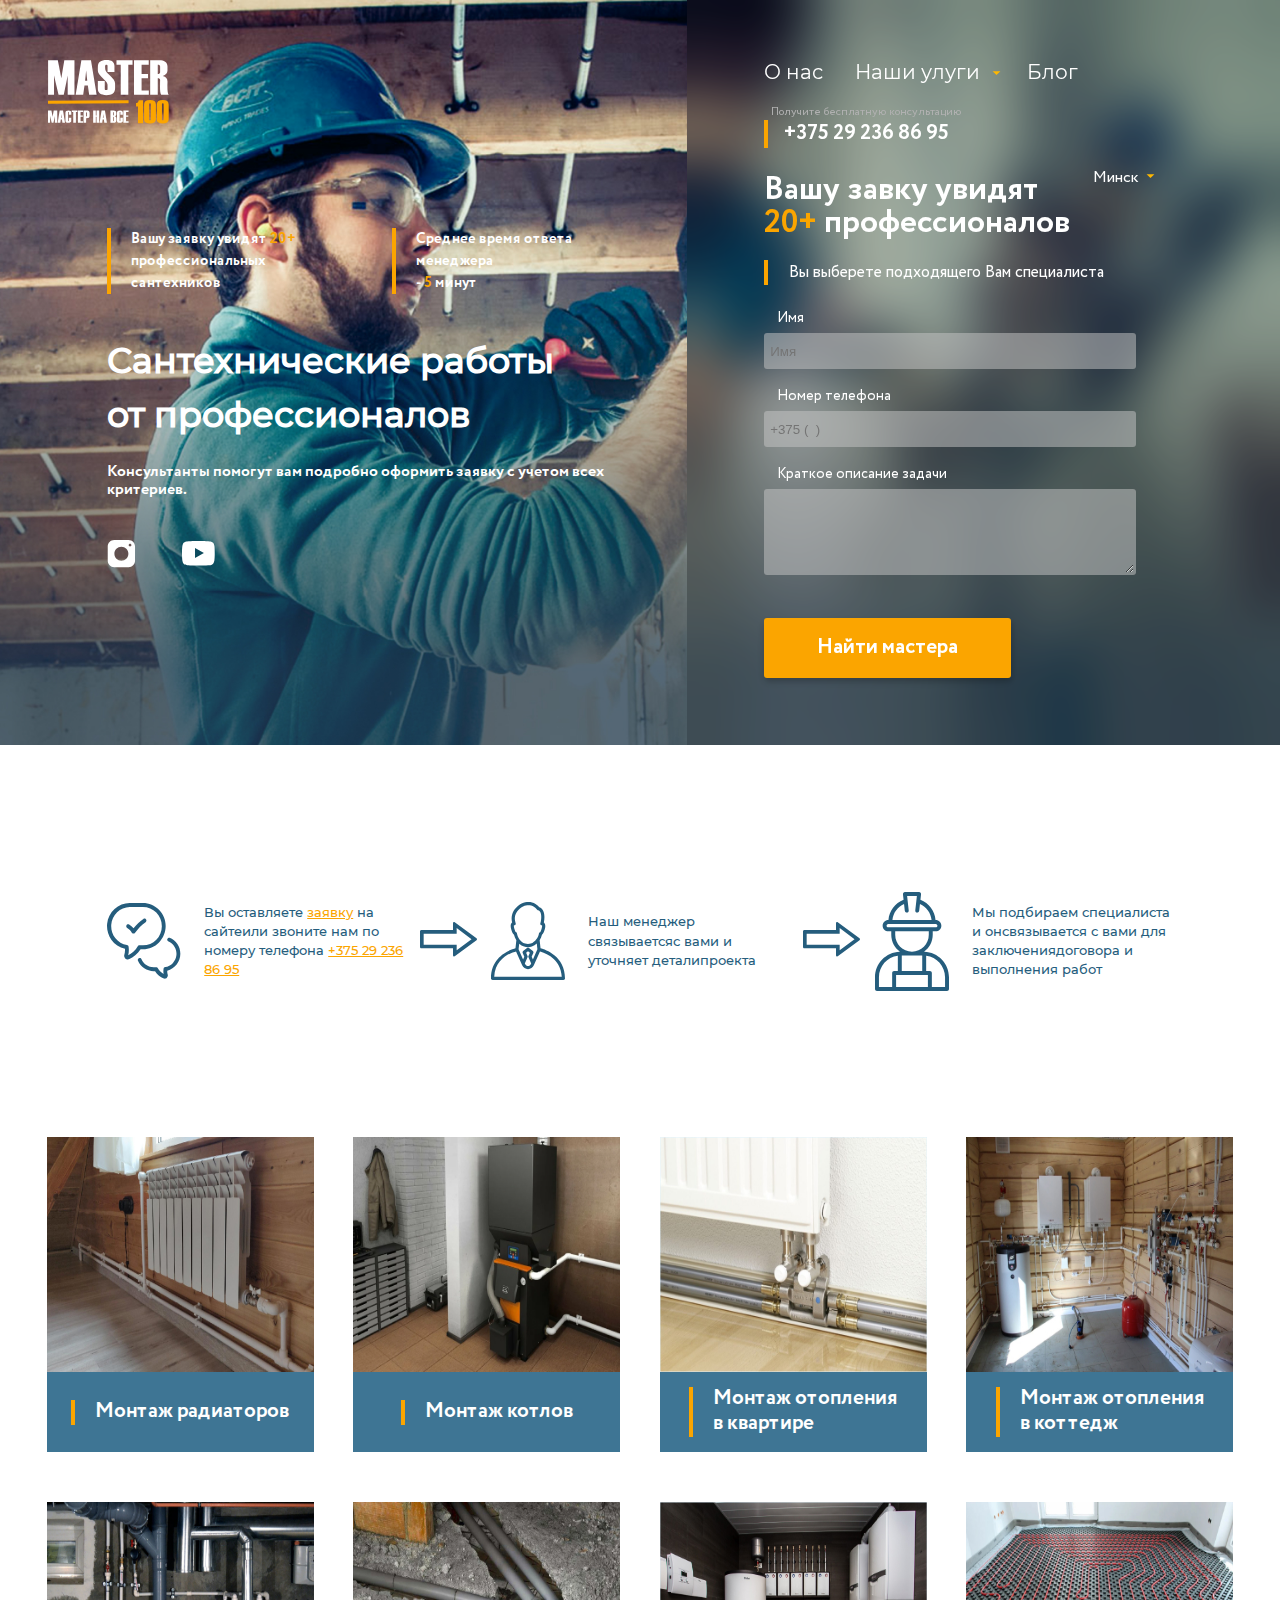
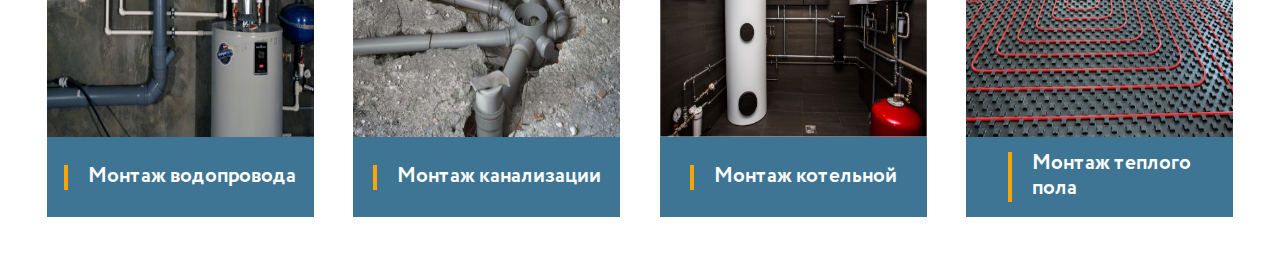
<file: Master/index.html>
<!DOCTYPE html>
<html lang="en">

<head>
    <meta charset="UTF-8">
    <meta name="viewport" content="width=device-width, initial-scale=1.0, maximum-scale=1.0, user-scalable=no">
    <title>Document</title>
    <link rel="stylesheet" href="css/style.css">
    <link rel="stylesheet" href="css/fonts.css">
    <link rel="stylesheet" href="https://cdnjs.cloudflare.com/ajax/libs/animate.css/4.0.0/animate.min.css"/>
</head>

<body>
    <div class="wrapper">
        <header class="header">
            <div class="header-menu animate__animated animate__delay-1s animate__fadeInDown">
                <div class="logo">
                    <img src="assets/img/logotype.svg" alt="logotype">
                </div>
                <div class="navigation">
                    <nav>
                        <ul class="menu">
                            <li class="menu__item"><a href="#">О нас</a></li>
                            <li class="menu__item menu__item_drop">
                                <a href="#">Наши улуги</a>
                                <div class="drop-menu">
                                    <ul>
                                        <li>Сантехника</li>
                                        <li>Услуги</li>
                                        <li>Обратная связь</li>
                                    </ul>
                                </div>
                            </li>
                            <li class="menu__item"><a href="#">Блог</a></li>
                            
                        </ul>
                    </nav>
                     <div class="phone">
                        <span class="phone__text">Получите бесплатную консультацию</span>
                        <p class="phone__number">+375 29 236 86 95</p>
                    </div>
                </div>
            </div>

                <div class="header-promo animate__animated animate__fadeInLeft">
                    <!-- <div class="logo">
                        <img src="assets/img/logotype.svg" alt="logotype">
                    </div> -->
                    
                    <div class="preview">
                        <div class="preview__block">
                            <p class="preview__text">Вашу заявку увидят <span>20+</span><br> профессиональных сантехников</p>
                        </div>
                        <div class="preview__block">
                            <p class="preview__text">Среднее время ответа менеджера <br>- <span>5</span> минут</p>
                        </div>
                    </div>
                    <h1 class="header-title">Сантехнические работы<br>от профессионалов</h1>
                    <h4 class="header-subtitle">Консультанты помогут вам подробно оформить заявку с учетом всех<br>критериев.</h4>
                    <div class="social-icon">
                        <img src="assets/img/yt-icon.svg" alt="youtube">
                        <img src="assets/img/inst-icon.svg" alt="instagram">
                    </div>
                </div>
                <div class="header-feedback animate__animated animate__fadeInRight">
                    <div class="form">
                        <h2 class="form__title">Вашу завку увидят<br><span>20+</span> профессионалов</h2>
                        <span class="city">Минск</span>
                        <p class="form__preview">Вы выберете подходящего Вам специалиста</p>
                    </div>
                    <form class="feedback-form" method="post" action="form.php">
                        <div class="feedback-form__item">
                          <label class="form__name" for="name">Имя</label>
                          <input class="feedback-form__input" type="text" name="name" required placeholder="Имя">
                        </div>
                        <div class="feedback-form__item">
                          <label class="form__name" for="number">Номер телефона</label>
                          <input class="feedback-form__input" type="text" name="number" required placeholder="+375 (  )">
                        </div>
                        <div class="feedback-form__item">
                            <label class="form__name" for="">Краткое описание задачи</label>
                            <textarea class="feedback-form__area" name="comment" id="comment" cols="32" rows="8"> </textarea>
                        </div>
                        <button class="feedback-form__btn">Найти мастера</button>
                    </form>
                </div>
        </header>
        <section class="work">
            <div class="container">
                <div class="work-steps">
                    <div class="work-step">
                        <img class="work-step__img" src="assets/img/message.svg" alt="message">
                        <p class="work-step__text">Вы оставляете <span>заявку</span> на сайте<br>или звоните нам по номеру<br> телефона <span>+375 29 236 86 95</span></p>
                    </div>
                    <div class="arrow">
                        <img src="assets/img/arrow-right.svg" alt="">
                    </div>
                    <div class="work-step">
                        <img src="assets/img/manager.svg" alt="manager">
                        <p class="work-step__text">Наш менеджер связывается<br>с вами и уточняет детали<br>проекта</p>
                    </div>
                    <div class="arrow">
                        <img src="assets/img/arrow-right.svg" alt="">
                    </div>
                    <div class="work-step">
                        <img src="assets/img/expert.svg" alt="expert">
                        <p class="work-step__text">Мы подбираем специалиста и он<br>связывается с вами для заключения<br>договора и выполнения работ</p>
                    </div>
                </div>
            </div>
        </section> 
        <section class="services">
            <div class="container">
                <div class="services-type">
                    <div class="services-type__item">
                        <img class="services-type__img" src="assets/img/img-services-1.jpg" alt="services">
                        <button class="services-type__button"><p class="services-type__text">Монтаж радиаторов</p><span><img src="assets/img/services-arrow.svg" alt=""></span></button>
                    </div>
                    <div class="services-type__item">
                        <img class="services-type__img" src="assets/img/img-services-2.jpg" alt="services">
                        <button class="services-type__button"><p class="services-type__text">Монтаж котлов</p><span><img src="assets/img/services-arrow.svg" alt=""></span></button>
                    </div>
                    <div class="services-type__item">
                        <img class="services-type__img" src="assets/img/img-services-3.jpg" alt="services">
                        <button class="services-type__button"><p class="services-type__text">Монтаж отопления<br>в квартире</p><span><img src="assets/img/services-arrow.svg" alt=""></span></button>
                    </div>
                    <div class="services-type__item">
                        <img class="services-type__img" src="assets/img/img-services-4.jpg" alt="services">
                        <button class="services-type__button"><p class="services-type__text">Монтаж отопления<br>в коттедж</p><span><img src="assets/img/services-arrow.svg" alt=""></span></button>
                    </div>
                    <div class="services-type__item">
                        <img class="services-type__img" src="assets/img/img-services-5.jpg" alt="services">
                        <button class="services-type__button"><p class="services-type__text">Монтаж водопровода</p><span><img src="assets/img/services-arrow.svg" alt=""></span></button>
                    </div>
                    <div class="services-type__item">
                        <img class="services-type__img" src="assets/img/img-services-6.jpg" alt="services">
                        <button class="services-type__button"><p class="services-type__text">Монтаж канализации</p><span><img src="assets/img/services-arrow.svg" alt=""></span></button>
                    </div>
                    <div class="services-type__item">
                        <img class="services-type__img" src="assets/img/img-services-7.jpg" alt="services">
                        <button class="services-type__button"><p class="services-type__text">Монтаж котельной</p><span><img src="assets/img/services-arrow.svg" alt=""></span></button>
                    </div>
                    <div class="services-type__item">
                        <img class="services-type__img" src="assets/img/img-services-8.jpg" alt="services">
                        <button class="services-type__button"><p class="services-type__text">Монтаж теплого<br>пола</p><span><img src="assets/img/services-arrow.svg" alt=""></span></button>
                    </div>
                </div>
            </div>
        </section>
    </div>
    <script src="https://ajax.googleapis.com/ajax/libs/jquery/1.11.1/jquery.min.js"></script>
    <script src="script/script.js"></script>
</body>
</html>
</file>
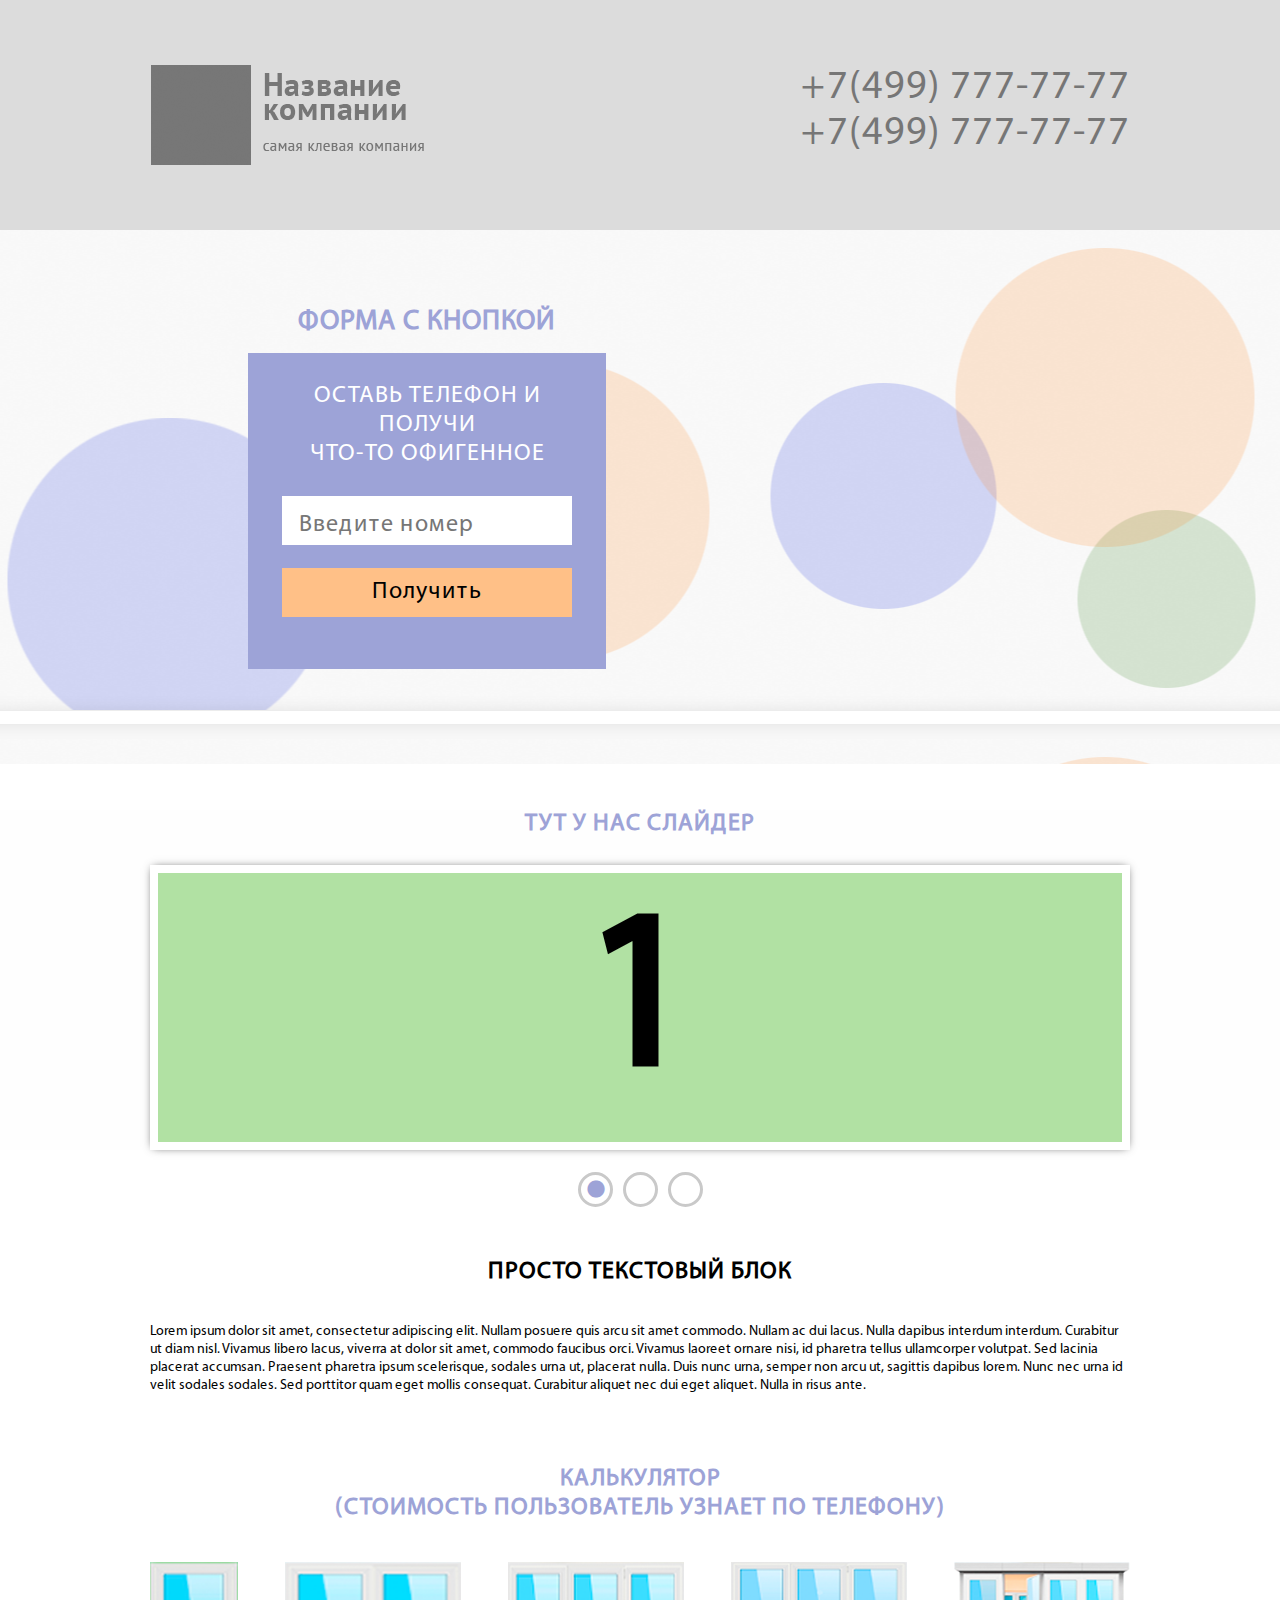
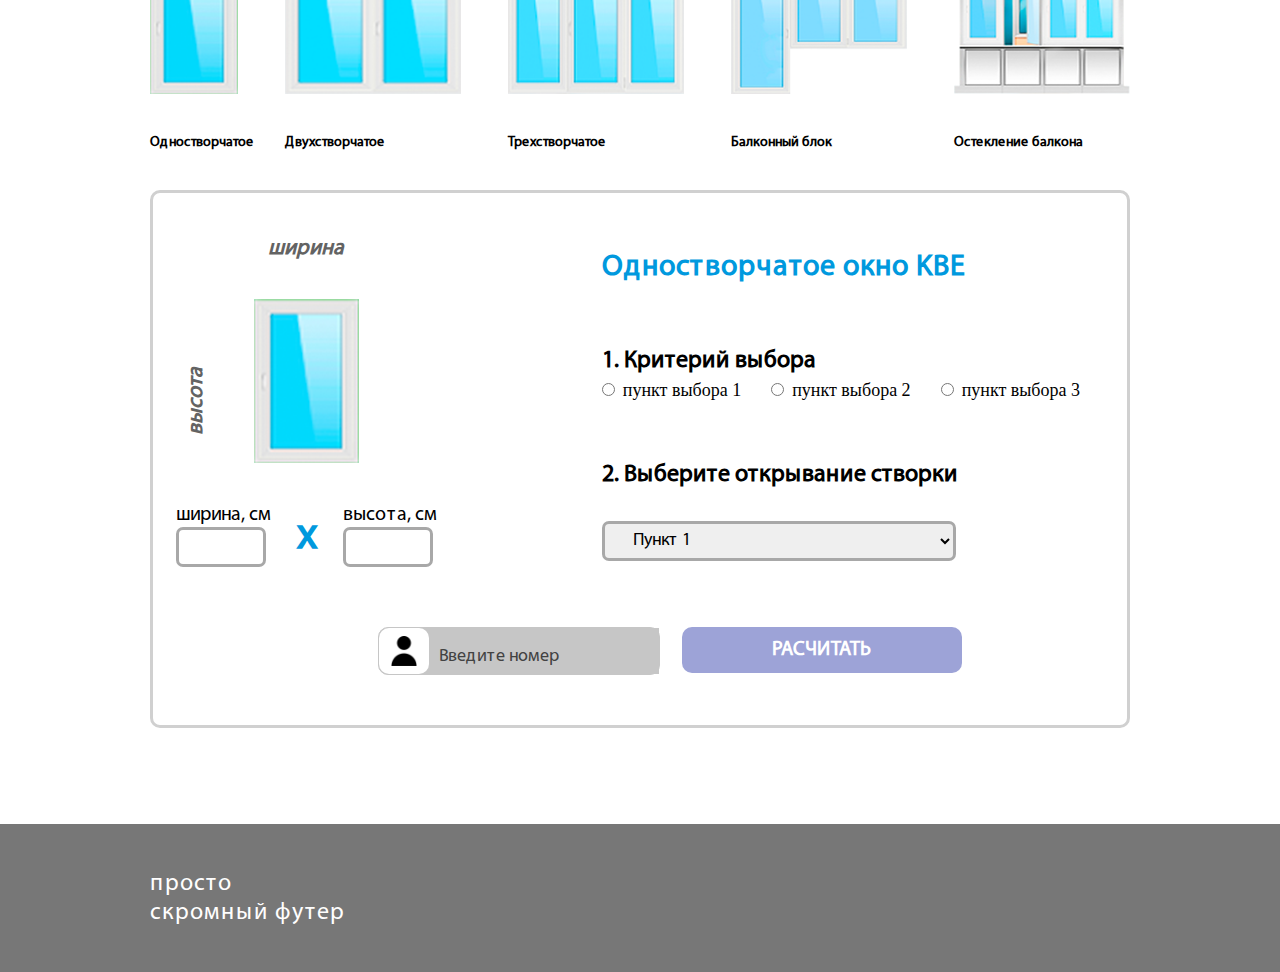
<file: Prototype/index.html>
<!DOCTYPE html>
<html lang="en">
<head>
    <meta charset="UTF-8">
    <meta name="viewport" content="width=device-width, initial-scale=1.0, maximum-scale=1.0, user-scalable=no">
    <link rel="stylesheet" href="css/main.css">
    <link rel="stylesheet" href="css/fonts.css">
    <link rel="stylesheet" type="text/css" href="slick/slick.css"/>
    <link rel="stylesheet" type="text/css" href="slick/slick-theme.css"/>
    <title>Document</title>
</head>
<body>
    <header class="header">
        <div class="container">
            <div class="header-section">
                <div class="logotype">
                    <img class="logotype__img" src="assets/img/logo.svg" alt="logotype">
                </div>
                <div class="phone">
                    <a class="phone__link" href="tel:+74997777777">+7(499) 777-77-77</a>
                    <a class="phone__link" href="tel:+74997777777">+7(499) 777-77-77</a>
                </div>
            </div>
        </div>
    </header>
    <section class="section-form">
        <div class="container container-form">
            <form class="form" method="post">
                <div class="form__descr">
                    <h3>Форма с кнопкой</h3>
                </div>
                <div class="form-block">
                    <label class="form-block__title" for="name">оставь телефон и получи<br>что-то офигенное</label>
                    <!-- <h4 class="form-block__title">оставь телефон и получи<br>что-то офигенное</h4> -->
                    <input class="form-block__inp" type="text" required name="name" placeholder="Введите номер">
                    <button class="form-block__btn">Получить</button>
                    <div class="sucsess">
                        <p>Ваше сообщение успешно отправлен!</p>
                        <span class='btn-close'>Закрыть</span>
                    </div>
            </form>
        </div>
    </section>
    <section class="section-slider">
        <div class="container">
            <div class="slider">
                <h2 class="slider__title">Тут у нас слайдер</h2>
                <div class="slider-block">
                    <div class="slider-block__item slider-block__item_green"><span>1</span></div>
                    <div class="slider-block__item slider-block__item_orange"><span>2</span></div>
                    <div class="slider-block__item slider-block__item_purple"><span>3</span></div>
                  </div>
            </div>
        </div>
    </section>
    <section class="section-text">
        <div class="container">
            <div class="text-block">
                <h3 class="text-block__title">просто текстовый блок</h3>
                <p class="text-block__content">Lorem ipsum dolor sit amet, consectetur adipiscing elit. Nullam posuere quis arcu sit amet commodo. Nullam ac dui lacus. Nulla dapibus interdum interdum. Curabitur ut diam nisl. Vivamus libero lacus, viverra at dolor sit amet, commodo faucibus orci. Vivamus laoreet ornare nisi, id pharetra tellus ullamcorper volutpat. Sed lacinia placerat accumsan. Praesent pharetra ipsum scelerisque, sodales urna ut, placerat nulla. Duis nunc urna, semper non arcu ut, sagittis dapibus lorem. Nunc nec urna id velit sodales sodales. Sed porttitor quam eget mollis consequat. Curabitur aliquet nec dui eget aliquet. Nulla in risus ante.</p>
            </div>
        </div>
    </section>
    <section class="section-calculator">
        <div class="container">
            <div class="product">
                <h3 class="product__title">Калькулятор<br>(стоимость пользователь узнает по телефону)</h3>
                <div class="product-block">
                    <div class="product-block__item">
                        <img src="assets/img/window-1.png" alt="windows">
                        <p class="product-block__text">Одностворчатое</p>
                    </div>
                    <div class="product-block__item">
                        <img src="assets/img/window-2.png" alt="windows">
                        <p class="product-block__text">Двухстворчатое</p>
                    </div>
                    <div class="product-block__item">
                        <img src="assets/img/window-3.png" alt="windows">
                        <p class="product-block__text">Трехстворчатое</p>
                    </div>
                    <div class="product-block__item">
                        <img src="assets/img/window-4.png" alt="windows">
                        <p class="product-block__text">Балконный блок</p>
                    </div>
                    <div class="product-block__item">
                        <img src="assets/img/window-5.png" alt="windows">
                        <p class="product-block__text">Остекление балкона</p>
                    </div>
                </div>
            </div>
            <div class="calculator">
                <div class="calculator-item">
                    <div class="windows-width">
                        <span>ширина</span>
                    </div>
                    <div class="windows-height">
                        <span>высота</span>
                    </div>
                    <div class="windows-img">
                        <img src="assets/img/window-1.png" alt="windows">
                    </div>
                    <div class="windows-size">
                        <div class="windows-size__width">
                            <label for="">ширина, см</label>
                            <input class="windows-size__inp" type="number">
                        </div>
                        <p class="multiplie">x</p>
                        <div class="windows-size__height">
                            <label for="">высота, см</label>
                            <input class="windows-size__inp" type="number">
                        </div>
                    </div>
                </div>
                <div class="calculator-criterion">
                    <h2 class="calculator-criterion__title">Одностворчатое окно KBE</h2>
                    <h3 class="calculator-criterion__subtitle">1. Критерий выбора</h3>
                    <div class="calculator-criterion__radiobtn">
                        <input class="calculator-criterion__inp" type="radio" name="option" value="1"><span class="calculator-criterion__selest">пункт выбора 1</span>
                    </div>
                    <div class="calculator-criterion__radiobtn">
                        <input class="calculator-criterion__inp" type="radio" name="option" value="2"><span class="calculator-criterion__selest">пункт выбора 2</span>
                    </div>
                    <div class="calculator-criterion__radiobtn">
                        <input class="calculator-criterion__inp" type="radio" name="option" value="3"><span class="calculator-criterion__selest">пункт выбора 3</span>
                    </div>
                    <h3 class="calculator-criterion__subtitle">2. Выберите открывание створки</h3>
                    <select class="calculator-criterion__list">
                        <option>Пункт 1</option>
                        <option>Пункт 2</option>
                      </select>
                </div>
                <div class="calculator-criterion__btns">
                    <div class="calculator-criterion__number">
                        <span><img class="user-img" src="assets/img/user.svg" alt="user"></span>
                        <input class="calculator-criterion__input" placeholder="Введите номер">
                    </div>
                    <!-- <input class="calculator-criterion__number"><span><img src="assets/img/user.svg" alt="user"></span>Введите номер</input> -->
                    <button class="calculator-criterion__calculate">расчитать</button>
                </div>
            </div>
        </div>
    </section>
    <footer>
        <div class="container">
            <p class="footer-text">просто<br>скромный футер</p>
        </div>
    </footer>
    <script src="https://ajax.googleapis.com/ajax/libs/jquery/1.11.1/jquery.min.js"></script>
    <script type="text/javascript" src="slick/slick.min.js"></script>
    <script src="slider.js"></script>
    <script src="script.js"></script>
</body>
</html>
</file>
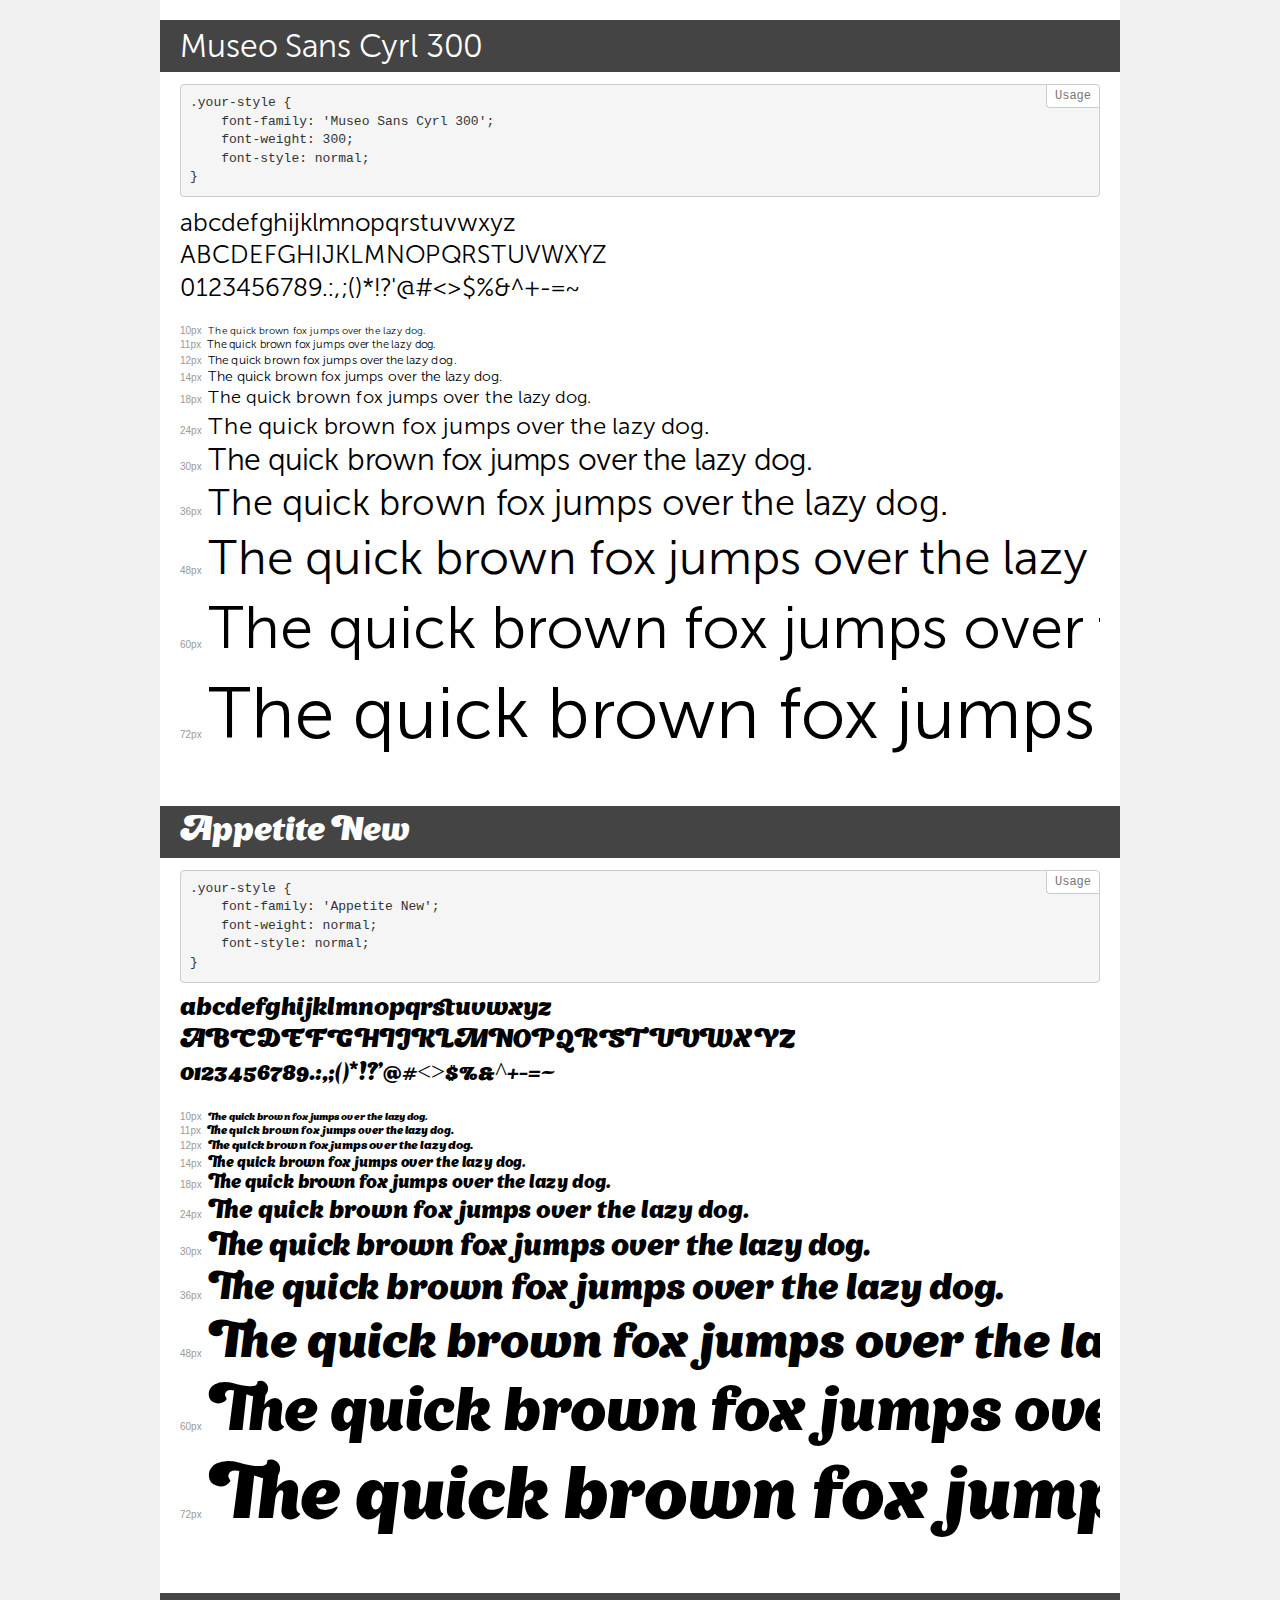
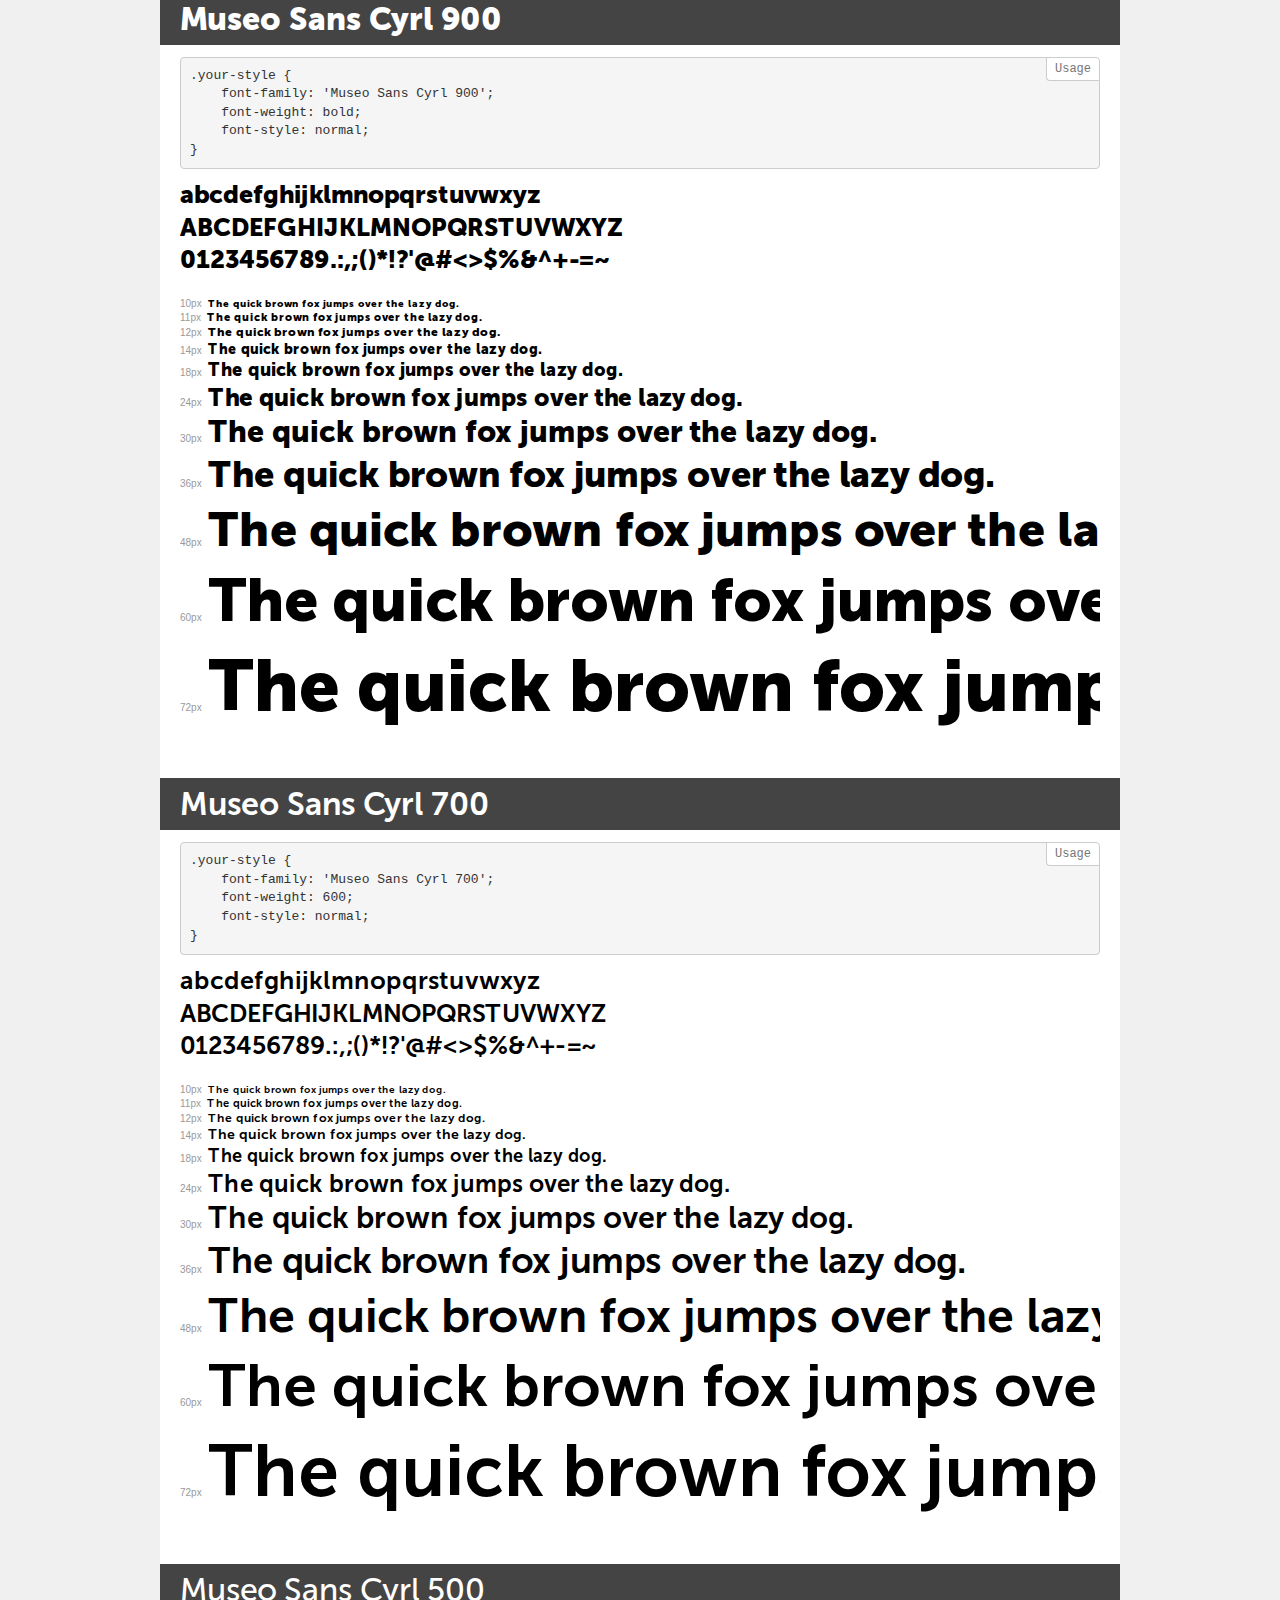
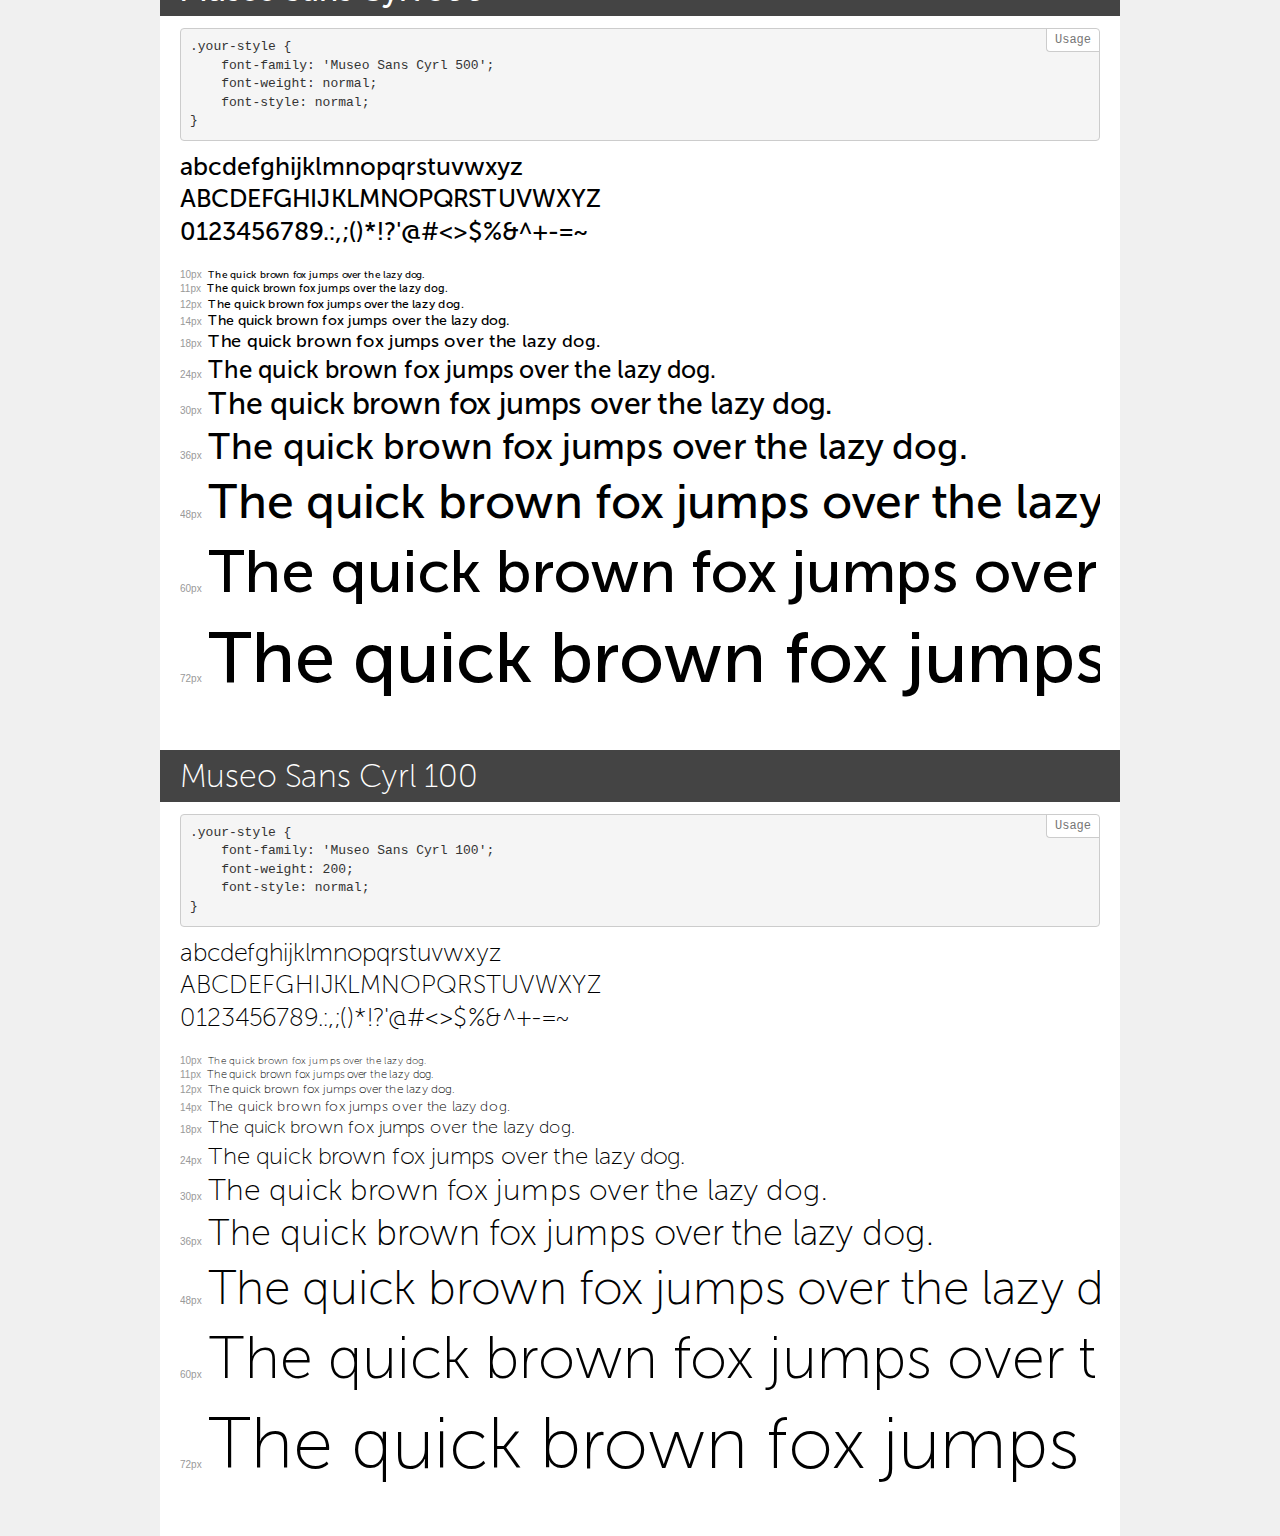
<file: Pincet/assets/fonts/demo.html>
<!DOCTYPE html>
<html lang="en">
<head>
    <meta charset="utf-8">
    <meta http-equiv="X-UA-Compatible" content="IE=edge">
    <meta name="viewport" content="width=device-width, initial-scale=1">
    <meta name="robots" content="noindex, noarchive">
    <meta name="format-detection" content="telephone=no">
    <title>Transfonter demo</title>
    <link href="stylesheet.css" rel="stylesheet">
    <style>
        /*
        http://meyerweb.com/eric/tools/css/reset/
        v2.0 | 20110126
        License: none (public domain)
        */
        html, body, div, span, applet, object, iframe,
        h1, h2, h3, h4, h5, h6, p, blockquote, pre,
        a, abbr, acronym, address, big, cite, code,
        del, dfn, em, img, ins, kbd, q, s, samp,
        small, strike, strong, sub, sup, tt, var,
        b, u, i, center,
        dl, dt, dd, ol, ul, li,
        fieldset, form, label, legend,
        table, caption, tbody, tfoot, thead, tr, th, td,
        article, aside, canvas, details, embed,
        figure, figcaption, footer, header, hgroup,
        menu, nav, output, ruby, section, summary,
        time, mark, audio, video {
            margin: 0;
            padding: 0;
            border: 0;
            font-size: 100%;
            font: inherit;
            vertical-align: baseline;
        }
        /* HTML5 display-role reset for older browsers */
        article, aside, details, figcaption, figure,
        footer, header, hgroup, menu, nav, section {
            display: block;
        }
        body {
            line-height: 1;
        }
        ol, ul {
            list-style: none;
        }
        blockquote, q {
            quotes: none;
        }
        blockquote:before, blockquote:after,
        q:before, q:after {
            content: '';
            content: none;
        }
        table {
            border-collapse: collapse;
            border-spacing: 0;
        }
        /* demo styles */
        body {
            background: #f0f0f0;
            color: #000;
        }
        .page {
            background: #fff;
            width: 920px;
            margin: 0 auto;
            padding: 20px 20px 0 20px;
            overflow: hidden;
        }
        .font-container {
            overflow-x: auto;
            overflow-y: hidden;
            margin-bottom: 40px;
            line-height: 1.3;
            white-space: nowrap;
            padding-bottom: 5px;
        }
        h1 {
            position: relative;
            background: #444;
            font-size: 32px;
            color: #fff;
            padding: 10px 20px;
            margin: 0 -20px 12px -20px;
        }
        .letters {
            font-size: 25px;
            margin-bottom: 20px;
        }
        .s10:before {
            content: '10px';
        }
        .s11:before {
            content: '11px';
        }
        .s12:before {
            content: '12px';
        }
        .s14:before {
            content: '14px';
        }
        .s18:before {
            content: '18px';
        }
        .s24:before {
            content: '24px';
        }
        .s30:before {
            content: '30px';
        }
        .s36:before {
            content: '36px';
        }
        .s48:before {
            content: '48px';
        }
        .s60:before {
            content: '60px';
        }
        .s72:before {
            content: '72px';
        }
        .s10:before, .s11:before, .s12:before, .s14:before,
        .s18:before, .s24:before, .s30:before, .s36:before,
        .s48:before, .s60:before, .s72:before {
            font-family: Arial, sans-serif;
            font-size: 10px;
            font-weight: normal;
            font-style: normal;
            color: #999;
            padding-right: 6px;
        }
        pre {
            display: block;
            position: relative;
            padding: 9px;
            margin: 0 0 10px;
            font-family: Monaco, Menlo, Consolas, "Courier New", monospace;
            font-size: 13px;
            line-height: 1.428571429;
            color: #333;
            font-weight: normal;
            font-style: normal;
            background-color: #f5f5f5;
            border: 1px solid #ccc;
            overflow-x: auto;
            border-radius: 4px;
        }
        pre:after {
            display: block;
            position: absolute;
            right: 0;
            top: 0;
            content: 'Usage';
            line-height: 1;
            padding: 5px 8px;
            font-size: 12px;
            color: #767676;
            background-color: #fff;
            border: 1px solid #ccc;
            border-right: none;
            border-top: none;
            border-radius: 0 4px 0 4px;
            z-index: 10;
        }
        /* responsive */
        @media (max-width: 959px) {
            .page {
                width: auto;
                margin: 0;
            }
        }
    </style>
</head>
<body>
<div class="page">
    <div class="demo">
        <h1 style="font-family: 'Museo Sans Cyrl 300'; font-weight: 300; font-style: normal;">Museo Sans Cyrl 300</h1>
        <pre>.your-style {
    font-family: 'Museo Sans Cyrl 300';
    font-weight: 300;
    font-style: normal;
}</pre>
        <div class="font-container" style="font-family: 'Museo Sans Cyrl 300'; font-weight: 300; font-style: normal;">
            <p class="letters">
                abcdefghijklmnopqrstuvwxyz<br>
ABCDEFGHIJKLMNOPQRSTUVWXYZ<br>
                0123456789.:,;()*!?'@#<>$%&^+-=~
            </p>
            <p class="s10" style="font-size: 10px;">The quick brown fox jumps over the lazy dog.</p>
            <p class="s11" style="font-size: 11px;">The quick brown fox jumps over the lazy dog.</p>
            <p class="s12" style="font-size: 12px;">The quick brown fox jumps over the lazy dog.</p>
            <p class="s14" style="font-size: 14px;">The quick brown fox jumps over the lazy dog.</p>
            <p class="s18" style="font-size: 18px;">The quick brown fox jumps over the lazy dog.</p>
            <p class="s24" style="font-size: 24px;">The quick brown fox jumps over the lazy dog.</p>
            <p class="s30" style="font-size: 30px;">The quick brown fox jumps over the lazy dog.</p>
            <p class="s36" style="font-size: 36px;">The quick brown fox jumps over the lazy dog.</p>
            <p class="s48" style="font-size: 48px;">The quick brown fox jumps over the lazy dog.</p>
            <p class="s60" style="font-size: 60px;">The quick brown fox jumps over the lazy dog.</p>
            <p class="s72" style="font-size: 72px;">The quick brown fox jumps over the lazy dog.</p>
        </div>
    </div>
    <div class="demo">
        <h1 style="font-family: 'Appetite New'; font-weight: normal; font-style: normal;">Appetite New</h1>
        <pre>.your-style {
    font-family: 'Appetite New';
    font-weight: normal;
    font-style: normal;
}</pre>
        <div class="font-container" style="font-family: 'Appetite New'; font-weight: normal; font-style: normal;">
            <p class="letters">
                abcdefghijklmnopqrstuvwxyz<br>
ABCDEFGHIJKLMNOPQRSTUVWXYZ<br>
                0123456789.:,;()*!?'@#<>$%&^+-=~
            </p>
            <p class="s10" style="font-size: 10px;">The quick brown fox jumps over the lazy dog.</p>
            <p class="s11" style="font-size: 11px;">The quick brown fox jumps over the lazy dog.</p>
            <p class="s12" style="font-size: 12px;">The quick brown fox jumps over the lazy dog.</p>
            <p class="s14" style="font-size: 14px;">The quick brown fox jumps over the lazy dog.</p>
            <p class="s18" style="font-size: 18px;">The quick brown fox jumps over the lazy dog.</p>
            <p class="s24" style="font-size: 24px;">The quick brown fox jumps over the lazy dog.</p>
            <p class="s30" style="font-size: 30px;">The quick brown fox jumps over the lazy dog.</p>
            <p class="s36" style="font-size: 36px;">The quick brown fox jumps over the lazy dog.</p>
            <p class="s48" style="font-size: 48px;">The quick brown fox jumps over the lazy dog.</p>
            <p class="s60" style="font-size: 60px;">The quick brown fox jumps over the lazy dog.</p>
            <p class="s72" style="font-size: 72px;">The quick brown fox jumps over the lazy dog.</p>
        </div>
    </div>
    <div class="demo">
        <h1 style="font-family: 'Museo Sans Cyrl 900'; font-weight: bold; font-style: normal;">Museo Sans Cyrl 900</h1>
        <pre>.your-style {
    font-family: 'Museo Sans Cyrl 900';
    font-weight: bold;
    font-style: normal;
}</pre>
        <div class="font-container" style="font-family: 'Museo Sans Cyrl 900'; font-weight: bold; font-style: normal;">
            <p class="letters">
                abcdefghijklmnopqrstuvwxyz<br>
ABCDEFGHIJKLMNOPQRSTUVWXYZ<br>
                0123456789.:,;()*!?'@#<>$%&^+-=~
            </p>
            <p class="s10" style="font-size: 10px;">The quick brown fox jumps over the lazy dog.</p>
            <p class="s11" style="font-size: 11px;">The quick brown fox jumps over the lazy dog.</p>
            <p class="s12" style="font-size: 12px;">The quick brown fox jumps over the lazy dog.</p>
            <p class="s14" style="font-size: 14px;">The quick brown fox jumps over the lazy dog.</p>
            <p class="s18" style="font-size: 18px;">The quick brown fox jumps over the lazy dog.</p>
            <p class="s24" style="font-size: 24px;">The quick brown fox jumps over the lazy dog.</p>
            <p class="s30" style="font-size: 30px;">The quick brown fox jumps over the lazy dog.</p>
            <p class="s36" style="font-size: 36px;">The quick brown fox jumps over the lazy dog.</p>
            <p class="s48" style="font-size: 48px;">The quick brown fox jumps over the lazy dog.</p>
            <p class="s60" style="font-size: 60px;">The quick brown fox jumps over the lazy dog.</p>
            <p class="s72" style="font-size: 72px;">The quick brown fox jumps over the lazy dog.</p>
        </div>
    </div>
    <div class="demo">
        <h1 style="font-family: 'Museo Sans Cyrl 700'; font-weight: 600; font-style: normal;">Museo Sans Cyrl 700</h1>
        <pre>.your-style {
    font-family: 'Museo Sans Cyrl 700';
    font-weight: 600;
    font-style: normal;
}</pre>
        <div class="font-container" style="font-family: 'Museo Sans Cyrl 700'; font-weight: 600; font-style: normal;">
            <p class="letters">
                abcdefghijklmnopqrstuvwxyz<br>
ABCDEFGHIJKLMNOPQRSTUVWXYZ<br>
                0123456789.:,;()*!?'@#<>$%&^+-=~
            </p>
            <p class="s10" style="font-size: 10px;">The quick brown fox jumps over the lazy dog.</p>
            <p class="s11" style="font-size: 11px;">The quick brown fox jumps over the lazy dog.</p>
            <p class="s12" style="font-size: 12px;">The quick brown fox jumps over the lazy dog.</p>
            <p class="s14" style="font-size: 14px;">The quick brown fox jumps over the lazy dog.</p>
            <p class="s18" style="font-size: 18px;">The quick brown fox jumps over the lazy dog.</p>
            <p class="s24" style="font-size: 24px;">The quick brown fox jumps over the lazy dog.</p>
            <p class="s30" style="font-size: 30px;">The quick brown fox jumps over the lazy dog.</p>
            <p class="s36" style="font-size: 36px;">The quick brown fox jumps over the lazy dog.</p>
            <p class="s48" style="font-size: 48px;">The quick brown fox jumps over the lazy dog.</p>
            <p class="s60" style="font-size: 60px;">The quick brown fox jumps over the lazy dog.</p>
            <p class="s72" style="font-size: 72px;">The quick brown fox jumps over the lazy dog.</p>
        </div>
    </div>
    <div class="demo">
        <h1 style="font-family: 'Museo Sans Cyrl 500'; font-weight: normal; font-style: normal;">Museo Sans Cyrl 500</h1>
        <pre>.your-style {
    font-family: 'Museo Sans Cyrl 500';
    font-weight: normal;
    font-style: normal;
}</pre>
        <div class="font-container" style="font-family: 'Museo Sans Cyrl 500'; font-weight: normal; font-style: normal;">
            <p class="letters">
                abcdefghijklmnopqrstuvwxyz<br>
ABCDEFGHIJKLMNOPQRSTUVWXYZ<br>
                0123456789.:,;()*!?'@#<>$%&^+-=~
            </p>
            <p class="s10" style="font-size: 10px;">The quick brown fox jumps over the lazy dog.</p>
            <p class="s11" style="font-size: 11px;">The quick brown fox jumps over the lazy dog.</p>
            <p class="s12" style="font-size: 12px;">The quick brown fox jumps over the lazy dog.</p>
            <p class="s14" style="font-size: 14px;">The quick brown fox jumps over the lazy dog.</p>
            <p class="s18" style="font-size: 18px;">The quick brown fox jumps over the lazy dog.</p>
            <p class="s24" style="font-size: 24px;">The quick brown fox jumps over the lazy dog.</p>
            <p class="s30" style="font-size: 30px;">The quick brown fox jumps over the lazy dog.</p>
            <p class="s36" style="font-size: 36px;">The quick brown fox jumps over the lazy dog.</p>
            <p class="s48" style="font-size: 48px;">The quick brown fox jumps over the lazy dog.</p>
            <p class="s60" style="font-size: 60px;">The quick brown fox jumps over the lazy dog.</p>
            <p class="s72" style="font-size: 72px;">The quick brown fox jumps over the lazy dog.</p>
        </div>
    </div>
    <div class="demo">
        <h1 style="font-family: 'Museo Sans Cyrl 100'; font-weight: 200; font-style: normal;">Museo Sans Cyrl 100</h1>
        <pre>.your-style {
    font-family: 'Museo Sans Cyrl 100';
    font-weight: 200;
    font-style: normal;
}</pre>
        <div class="font-container" style="font-family: 'Museo Sans Cyrl 100'; font-weight: 200; font-style: normal;">
            <p class="letters">
                abcdefghijklmnopqrstuvwxyz<br>
ABCDEFGHIJKLMNOPQRSTUVWXYZ<br>
                0123456789.:,;()*!?'@#<>$%&^+-=~
            </p>
            <p class="s10" style="font-size: 10px;">The quick brown fox jumps over the lazy dog.</p>
            <p class="s11" style="font-size: 11px;">The quick brown fox jumps over the lazy dog.</p>
            <p class="s12" style="font-size: 12px;">The quick brown fox jumps over the lazy dog.</p>
            <p class="s14" style="font-size: 14px;">The quick brown fox jumps over the lazy dog.</p>
            <p class="s18" style="font-size: 18px;">The quick brown fox jumps over the lazy dog.</p>
            <p class="s24" style="font-size: 24px;">The quick brown fox jumps over the lazy dog.</p>
            <p class="s30" style="font-size: 30px;">The quick brown fox jumps over the lazy dog.</p>
            <p class="s36" style="font-size: 36px;">The quick brown fox jumps over the lazy dog.</p>
            <p class="s48" style="font-size: 48px;">The quick brown fox jumps over the lazy dog.</p>
            <p class="s60" style="font-size: 60px;">The quick brown fox jumps over the lazy dog.</p>
            <p class="s72" style="font-size: 72px;">The quick brown fox jumps over the lazy dog.</p>
        </div>
    </div>
</div>
</body>
</html>
</file>
<file: Master/css/style.css>
* {
  margin: 0;
  padding: 0;
}

.wrapper {
  margin: 0 auto;
  width: 100%;
}

.header {
  margin: 0 auto;
  display: -webkit-box;
  display: -ms-flexbox;
  display: flex;
  width: 100%;
  position: relative;
  max-width: 1920px;
  background-image: url(../assets/img/header-bg.jpg);
  background-position: top left;
  background-size: cover;
  background-repeat: no-repeat;
  max-height: 900px;
  -webkit-box-sizing: border-box;
          box-sizing: border-box;
}

.header-promo {
  padding-top: 128px;
  padding-bottom: 67px;
  padding-left: 3.65%;
  width: 54.7%;
  -webkit-box-sizing: border-box;
          box-sizing: border-box;
}

.header-feedback {
  -webkit-backdrop-filter: blur(27px);
          backdrop-filter: blur(27px);
  background: rgba(0, 0, 0, 0.2);
  padding: 114px 3.65% 67px 6%;
  width: 45.3%;
  -webkit-box-sizing: border-box;
          box-sizing: border-box;
}

.header-menu {
  padding-top: 60px;
  width: 100%;
  position: absolute;
  z-index: 5;
  -webkit-box-pack: justify;
      -ms-flex-pack: justify;
          justify-content: space-between;
  display: -webkit-box;
  display: -ms-flexbox;
  display: flex;
  -webkit-box-sizing: border-box;
          box-sizing: border-box;
}

.navigation {
  width: 45.3%;
  padding-left: 6%;
  padding-right: 3.65%;
  display: -webkit-box;
  display: -ms-flexbox;
  display: flex;
  -webkit-box-align: center;
      -ms-flex-align: center;
          align-items: center;
  -webkit-box-pack: justify;
      -ms-flex-pack: justify;
          justify-content: space-between;
  -webkit-box-sizing: border-box;
          box-sizing: border-box;
  -ms-flex-wrap: wrap;
      flex-wrap: wrap;
}

.menu__item {
  position: relative;
  font-family: 'Montserrat';
  display: inline;
  font-size: 1.5rem;
  margin-right: 28px;
  border-bottom: 2px solid transparent;
}

.menu__item_drop {
  position: relative;
}

.menu__item_drop::after {
  content: url(../assets/img/arrow-down.svg);
  position: absolute;
  margin-left: 7px;
  bottom: 15%;
}

.menu__item a {
  text-decoration: none;
  color: #fff;
}

.menu__item:last-child {
  margin-right: 50px;
  margin-left: 14px;
}

.menu__item:hover {
  -webkit-transition: ease-in 0.3s;
  transition: ease-in 0.3s;
  border-bottom: 2px solid #fba500;
}

.drop-menu {
  z-index: 100;
  padding: 20px 30px;
  background: #fff;
  border-radius: 5px;
  position: absolute;
  left: 0;
  width: 180px;
  opacity: 0;
  height: 0px;
}

.drop-menu li {
  line-height: 2rem;
  list-style: none;
  cursor: pointer;
}

.drop-active {
  -webkit-transition: ease-in 0.3s;
  transition: ease-in 0.3s;
  min-height: 150px;
  opacity: 1;
}

.phone {
  display: -webkit-box;
  display: -ms-flexbox;
  display: flex;
  -webkit-box-orient: vertical;
  -webkit-box-direction: normal;
      -ms-flex-direction: column;
          flex-direction: column;
}

.phone__number {
  position: relative;
  font-family: 'Circe';
  font-weight: 800;
  color: #fff;
  display: inline-block;
  font-size: 2rem;
  line-height: 2rem;
  padding-left: 16px;
  border-left: 4px solid #fba500;
}

.phone__text {
  margin-left: 7px;
  font-family: Circe;
  font-size: 1rem;
  text-align: left;
  color: #B1B1B1;
}

.preview {
  margin-top: 326px;
  margin-left: 60px;
  display: -webkit-box;
  display: -ms-flexbox;
  display: flex;
  -webkit-box-pack: justify;
      -ms-flex-pack: justify;
          justify-content: space-between;
}

.preview__text {
  font-family: Circe;
  font-weight: bold;
  color: #fff;
  font-size: 1.5rem;
  padding-left: 20px;
  border-left: 4px solid #fba500;
}

.preview__text span {
  color: #fba500;
}

.preview__text:last-child {
  margin-right: 40px;
}

.logo {
  padding-left: 3.65%;
}

.header-title {
  margin-top: 40px;
  margin-left: 60px;
  font-family: Montserrat;
  font-weight: bold;
  font-size: 4rem;
  line-height: 4.875rem;
  color: #FFFFFF;
}

.header-subtitle {
  margin-top: 20px;
  margin-left: 60px;
  font-family: Circe;
  font-weight: bold;
  font-size: 1.125rem;
  line-height: 118.9%;
  color: #FFFFFF;
}

.social-icon {
  margin-top: 40px;
  margin-left: 60px;
  display: -webkit-box;
  display: -ms-flexbox;
  display: flex;
  -webkit-box-align: center;
      -ms-flex-align: center;
          align-items: center;
}

.social-icon img {
  margin-right: 46px;
}

.form {
  display: block;
  margin-top: 107px;
}

.form__title {
  display: inline-block;
  font-family: Circe;
  font-weight: bold;
  font-size: 3rem;
  line-height: 100.9%;
  color: #FFFFFF;
}

.form__title span {
  color: #fba500;
}

.form__preview {
  margin-top: 20px;
  padding-left: 21px;
  font-family: Circe;
  font-style: normal;
  font-weight: normal;
  font-size: 1.25rem;
  line-height: 1.8125rem;
  text-align: left;
  color: #fff;
  border-left: 4px solid #fba500;
}

.city {
  font-family: Circe;
  font-style: normal;
  font-weight: normal;
  font-size: 1.125rem;
  color: #FFF;
  cursor: pointer;
  top: -50px;
  left: 20px;
  position: relative;
  display: inline-block;
}

.city::after {
  content: url(../assets/img/arrow-down.svg);
  position: absolute;
  margin-left: 7px;
  bottom: 15%;
}

.feedback-form {
  -webkit-box-sizing: content-box;
          box-sizing: content-box;
  margin-top: 36px;
}

.feedback-form__item {
  margin-top: 20px;
}

.feedback-form__input {
  padding: 0 4.2px;
  width: 460.96px;
  height: 32px;
  border: 2px solid transparent;
  background: rgba(255, 255, 255, 0.4);
  -webkit-backdrop-filter: blur(16px);
          backdrop-filter: blur(16px);
  border-radius: 3px;
}

.feedback-form__input:hover, .feedback-form__input:active, .feedback-form__input:focus {
  outline: none;
  border: 2px solid transparent;
}

.feedback-form__input:focus {
  border: 2px solid #fba500;
}

.feedback-form__area {
  padding: 2px 4.2px;
  width: 460.96px;
  height: 88px;
  border: 2px solid transparent;
  background: rgba(255, 255, 255, 0.4);
  -webkit-backdrop-filter: blur(16px);
          backdrop-filter: blur(16px);
  border-radius: 3px;
}

.feedback-form__area:hover, .feedback-form__area:active, .feedback-form__area:focus {
  outline: none;
  border: 2px solid transparent;
}

.feedback-form__area:focus {
  border: 2px solid #fba500;
}

.feedback-form__btn {
  margin-top: 39px;
  width: 247px;
  height: 60px;
  border: none;
  outline: none;
  background: #FBA500;
  -webkit-box-shadow: 0px 4px 8px rgba(0, 0, 0, 0.16), 2px 4px 4px rgba(0, 0, 0, 0.08);
          box-shadow: 0px 4px 8px rgba(0, 0, 0, 0.16), 2px 4px 4px rgba(0, 0, 0, 0.08);
  border-radius: 3px;
  cursor: pointer;
  font-family: Circe;
  font-weight: bold;
  font-size: 1.5rem;
  line-height: 2.1875rem;
  color: #fff;
}

.feedback-form__btn:hover {
  background: #fbcd00;
}

.form__name {
  margin-left: 12.96px;
  margin-bottom: 8px;
  display: block;
  font-family: Circe;
  font-style: normal;
  font-weight: normal;
  font-size: 1rem;
  line-height: 100.9%;
  color: #FFFFFF;
}

.container {
  padding: 0px 3.65%;
}

.work-steps {
  padding: 146px 60px;
  display: -webkit-box;
  display: -ms-flexbox;
  display: flex;
  -webkit-box-align: center;
      -ms-flex-align: center;
          align-items: center;
  -webkit-box-pack: justify;
      -ms-flex-pack: justify;
          justify-content: space-between;
}

.work-step {
  min-height: 100px;
  display: -webkit-box;
  display: -ms-flexbox;
  display: flex;
  -webkit-box-align: center;
      -ms-flex-align: center;
          align-items: center;
}

.work-step__text {
  margin-left: 22.85px;
  font-family: Montserrat;
  font-style: normal;
  font-weight: 500;
  font-size: 1.125rem;
  line-height: 1.375rem;
  color: #255D7D;
}

.work-step__text span {
  color: #fba500;
  text-decoration: underline;
}

.services-type {
  display: -webkit-box;
  display: -ms-flexbox;
  display: flex;
  -webkit-box-pack: justify;
      -ms-flex-pack: justify;
          justify-content: space-between;
  -ms-flex-wrap: wrap;
      flex-wrap: wrap;
}

.services-type__item {
  width: 22.5%;
  margin-bottom: 50px;
}

.services-type__item:hover {
  position: relative;
  opacity: 1;
  -webkit-transform: scale(1.1);
          transform: scale(1.1);
  -webkit-transition: ease-in 0.2s;
  transition: ease-in 0.2s;
}

.services-type__item:hover .services-type__button span {
  display: block;
}

.services-type__img {
  width: 100%;
  max-height: 273px;
  height: 100%;
}

.services-type__button {
  display: -webkit-box;
  display: -ms-flexbox;
  display: flex;
  -webkit-box-align: center;
      -ms-flex-align: center;
          align-items: center;
  -webkit-box-pack: center;
      -ms-flex-pack: center;
          justify-content: center;
  margin-top: -4px;
  width: 100%;
  height: 80px;
  background: -webkit-gradient(linear, left bottom, left top, from(#3E7594), to(#3E7594)), #C4C4C4;
  background: linear-gradient(0deg, #3E7594, #3E7594), #C4C4C4;
  border: none;
  outline: none;
}

.services-type__button span {
  margin-left: 22px;
  display: none;
}

.services-type__text {
  text-align: left;
  font-family: Circe;
  font-weight: bold;
  font-size: 1.5rem;
  line-height: 118.9%;
  display: -webkit-box;
  display: -ms-flexbox;
  display: flex;
  -webkit-box-align: center;
      -ms-flex-align: center;
          align-items: center;
  color: #FFFFFF;
  border-left: 4px solid #fba500;
  padding-left: 20px;
}

@media (max-width: 1919px) {
  .preview {
    margin-top: 100px;
  }
  .preview__text {
    font-size: 1.35rem;
  }
  .form {
    margin-top: 30px;
  }
  .form__preview {
    font-size: 1.35rem;
  }
  .menu__item {
    font-size: 1.35rem;
  }
  .menu__item:last-child {
    margin-right: 57px;
  }
  .phone__number {
    font-size: 1.5rem;
  }
  .phone__text {
    font-size: 0.8rem;
  }
}

@media (max-width: 1700px) {
  html {
    font-size: 14px;
  }
  .header {
    background-size: cover;
  }
  .header-promo {
    width: 53.6875%;
  }
  .header-feedback {
    width: 46.3125%;
  }
  .navigation {
    width: 46.3125%;
  }
  .preview__text {
    font-size: 1.15rem;
  }
  .form__preview {
    font-size: 1.15rem;
  }
  .preview {
    margin-top: 100px;
  }
  .services-type__item {
    max-height: 235px;
    margin-bottom: 130px;
  }
}

@media (max-width: 1440px) {
  .header-feedback {
    padding-top: 144px;
  }
  .feedback-form {
    margin-top: 26px;
  }
  .phone {
    padding-top: 20px;
  }
  .header-title {
    font-size: 2.5rem;
    line-height: 3.875rem;
  }
  .menu__item {
    font-size: 1.4rem;
  }
  .form__title {
    font-size: 2.35rem;
  }
  .preview__text {
    font-size: 1.05rem;
  }
  .feedback-form__area {
    height: 78px;
  }
  .feedback-form__input, .feedback-form__area {
    width: 360px;
  }
  .work-step {
    width: 28%;
  }
  .work-step__text br {
    display: none;
  }
  .work-step img {
    width: 25%;
  }
  .work-step__text {
    font-size: 0.9rem;
  }
}

@media (max-width: 1200px) {
  .services-type__item {
    max-height: 200px;
  }
  .services-type__text {
    font-size: 1rem;
  }
}

@media (max-width: 1024px) {
  .header {
    -webkit-box-orient: vertical;
    -webkit-box-direction: normal;
        -ms-flex-direction: column;
            flex-direction: column;
    max-height: none;
  }
  .navigation {
    width: 85%;
    -webkit-box-pack: end;
        -ms-flex-pack: end;
            justify-content: flex-end;
  }
  .phone__text {
    font-size: 1rem;
  }
  .phone__number {
    font-size: 1.5rem;
  }
  .phone {
    padding-top: 0px;
  }
  .menu__item {
    font-size: 1.5rem;
  }
  .header-promo {
    width: 100%;
  }
  .preview__text {
    font-size: 1.3rem;
  }
  .header-title {
    font-size: 4rem;
  }
  .header-subtitle {
    font-size: 1.7rem;
  }
  .header-feedback {
    width: 100%;
    background: linear-gradient(transparent -500px, #0d2125);
    padding: 50px 0px;
  }
  .form {
    width: 50%;
    margin: 0 auto;
  }
  .feedback-form {
    width: 50%;
    margin: 0 auto;
    display: -webkit-box;
    display: -ms-flexbox;
    display: flex;
    -webkit-box-orient: vertical;
    -webkit-box-direction: normal;
        -ms-flex-direction: column;
            flex-direction: column;
  }
  .city {
    top: -30px;
    left: 60px;
  }
  .feedback-form__input, .feedback-form__area {
    width: 100%;
    -webkit-box-sizing: border-box;
            box-sizing: border-box;
  }
  .feedback-form__btn {
    margin: 20px auto;
  }
  .work-steps {
    padding-top: 50px;
    padding-bottom: 50px;
    -webkit-box-orient: vertical;
    -webkit-box-direction: normal;
        -ms-flex-direction: column;
            flex-direction: column;
  }
  .work-step {
    width: 50%;
    margin-bottom: 30px;
    margin-top: 30px;
  }
  .arrow img {
    -webkit-transform: rotate(90deg);
            transform: rotate(90deg);
  }
  .services-type__item {
    width: 45%;
  }
  .services-type__text {
    font-size: 1.5rem;
  }
}

@media (max-width: 850px) {
  .form {
    width: 80%;
  }
  .feedback-form {
    width: 80%;
  }
  .menu__item:last-child {
    margin-right: 10px;
  }
  .phone {
    display: -webkit-box;
    display: -ms-flexbox;
    display: flex;
    padding-top: 15px;
  }
  .header-title {
    font-size: 3rem;
  }
  .header-subtitle {
    margin-top: 15px;
    font-size: 1rem;
  }
  .social-icon {
    margin-top: 10px;
  }
  .social-icon img {
    margin-right: 17px;
  }
  .work-step {
    width: 60%;
  }
}

@media (max-width: 600px) {
  .header {
    background-image: url(../assets/img/header-bg.jpg);
    background-position: center;
    background-size: cover;
  }
  .header-menu {
    padding-top: 35px;
  }
  .drop-menu {
    width: 120px;
  }
  .logo img {
    width: 80px;
  }
  .menu__item {
    font-size: 1rem;
  }
  .phone__text {
    font-size: 0.8rem;
  }
  .phone__number {
    font-size: 1rem;
  }
  .preview {
    display: none;
  }
  .header-title {
    margin-top: 100px;
    font-size: 2.5rem;
    line-height: 3rem;
  }
  .header-title, .header-subtitle, .social-icon {
    margin-left: 0px;
  }
  .form__title {
    font-size: 2rem;
  }
  .city {
    top: -30px;
    left: 20px;
  }
  .work-steps {
    padding-left: 30px;
    padding-right: 30px;
  }
  .work-step {
    width: 85%;
  }
  .services-type__item {
    width: 48%;
  }
  .services-type__item {
    max-height: 160px;
    margin-bottom: 80px;
  }
  .services-type__item:hover {
    display: block;
    position: relative;
    opacity: 1;
    -webkit-transform: none;
            transform: none;
  }
  .services-type__item:hover .services-type__button span {
    display: none;
  }
  .services-type__button {
    height: 60px;
  }
  .services-type__text {
    font-size: 1rem;
  }
}

@media (max-width: 400px) {
  .city {
    display: none;
  }
  .header-title {
    margin-top: 70px;
  }
  .menu__item {
    font-size: 0.84rem;
  }
  .drop-menu {
    width: 100px;
  }
  .header-title {
    font-size: 1.8rem;
  }
  .header-subtitle {
    margin-top: 0px;
    font-size: 0.9rem;
  }
  .header-subtitle br {
    display: none;
  }
  .work-step {
    width: 100%;
  }
  .services-type__item {
    max-height: 120px;
    margin-bottom: 60px;
  }
  .services-type__text {
    font-size: 0.85rem;
  }
  .services-type__button {
    height: 40px;
  }
}
/*# sourceMappingURL=style.css.map */
</file>
<file: Master/css/fonts.css>
@font-face {
    font-family: 'Circe';
    src: url('../assets/fonts/Circe-Regular.eot');
    src: url('../assets/fonts/Circe-Regular.eot?#iefix') format('embedded-opentype'),
        url('../assets/fonts/Circe-Regular.woff2') format('woff2'),
        url('../assets/fonts/Circe-Regular.woff') format('woff'),
        url('../assets/fonts/Circe-Regular.ttf') format('truetype'),
        url('../assets/fonts/Circe-Regular.svg#Circe-Regular') format('svg');
    font-weight: normal;
    font-style: normal;
}

@font-face {
    font-family: 'Montserrat';
    src: url('../assets/fonts/Montserrat-Medium.eot');
    src: url('../assets/fonts/Montserrat-Medium.eot?#iefix') format('embedded-opentype'),
        url('../assets/fonts/Montserrat-Medium.woff2') format('woff2'),
        url('../assets/fonts/Montserrat-Medium.woff') format('woff'),
        url('../assets/fonts/Montserrat-Medium.ttf') format('truetype'),
        url('../assets/fonts/Montserrat-Medium.svg#Montserrat-Medium') format('svg');
    font-weight: 500;
    font-style: normal;
}

@font-face {
    font-family: 'Montserrat';
    src: url('../assets/fonts/Montserrat-Regular.eot');
    src: url('../assets/fonts/Montserrat-Regular.eot?#iefix') format('embedded-opentype'),
        url('../assets/fonts/Montserrat-Regular.woff2') format('woff2'),
        url('../assets/fonts/Montserrat-Regular.woff') format('woff'),
        url('../assets/fonts/Montserrat-Regular.ttf') format('truetype'),
        url('../assets/fonts/Montserrat-Regular.svg#Montserrat-Regular') format('svg');
    font-weight: normal;
    font-style: normal;
}

@font-face {
    font-family: 'Circe';
    src: url('../../assets/fonts/Circe-Bold.eot');
    src: url('../assets/fonts/Circe-Bold.eot?#iefix') format('embedded-opentype'),
        url('../assets/fonts/Circe-Bold.woff2') format('woff2'),
        url('../assets/fonts/Circe-Bold.woff') format('woff'),
        url('../assets/fonts/Circe-Bold.ttf') format('truetype'),
        url('../assets/fonts/Circe-Bold.svg#Circe-Bold') format('svg');
    font-weight: bold;
    font-style: normal;
}
</file>
<file: Prototype/css/main.css>
* {
  margin: 0;
  padding: 0;
}

body {
  overflow-x: hidden;
}

.header {
  width: 100%;
  background: #dcdcdc;
}

.container {
  max-width: 980px;
  margin: 0 auto;
}

.header-section {
  padding: 65px 0px;
  height: 230px;
  -webkit-box-sizing: border-box;
          box-sizing: border-box;
}

.logotype {
  float: left;
}

.phone {
  float: right;
}

.logotype__img {
  width: 275px;
  height: 100px;
}

.phone__link {
  text-decoration: none;
  display: block;
  font-size: 40px;
  letter-spacing: 1px;
  line-height: 46px;
  color: #767676;
  font-family: "Myriad Pro";
  text-align: right;
}

.container-form {
  padding: 75px 0px 95px 0px;
}

.section-form {
  width: 100%;
  background: #f8f8f8 url(../assets/img/form-bg.png);
  background-position: center;
  background-position: top;
}

.form {
  margin-left: 98px;
  width: 358px;
  display: -webkit-box;
  display: -ms-flexbox;
  display: flex;
  -webkit-box-orient: vertical;
  -webkit-box-direction: normal;
      -ms-flex-direction: column;
          flex-direction: column;
  -webkit-box-pack: center;
      -ms-flex-pack: center;
          justify-content: center;
}

.form__descr {
  text-align: center;
  font-size: 24px;
  letter-spacing: 1px;
  text-transform: uppercase;
  color: #9da3d7;
  font-family: "Myriad Pro";
  font-weight: bold;
  text-align: center;
  margin-bottom: 14px;
}

.form-block {
  overflow: hidden;
  position: relative;
  display: -webkit-box;
  display: -ms-flexbox;
  display: flex;
  -webkit-box-pack: center;
      -ms-flex-pack: center;
          justify-content: center;
  -webkit-box-orient: vertical;
  -webkit-box-direction: normal;
      -ms-flex-direction: column;
          flex-direction: column;
  background: #9da3d7;
  padding: 29px 16px 52px 16px;
}

.form-block__title {
  margin-bottom: 27px;
  text-align: center;
  font-size: 24px;
  letter-spacing: 1px;
  color: #ffffff;
  font-family: "Myriad Pro";
  text-align: center;
  text-transform: uppercase;
  font-weight: normal;
}

.form-block__inp {
  padding: 0 17px;
  margin: 0 auto;
  margin-bottom: 23px;
  width: 290px;
  height: 49px;
  border: none;
  outline: none;
  -webkit-box-sizing: border-box;
          box-sizing: border-box;
  font-size: 30px;
  color: #5d5d5d;
}

.form-block__inp::-webkit-input-placeholder {
  font-size: 24px;
  letter-spacing: 1px;
  color: #767676;
  font-family: "Myriad Pro";
}

.form-block__inp::-moz-placeholder {
  font-size: 24px;
  letter-spacing: 1px;
  color: #767676;
  font-family: "Myriad Pro";
}

.form-block__btn {
  cursor: pointer;
  margin: 0 auto;
  width: 290px;
  height: 49px;
  border: none;
  outline: none;
  background: #ffc087;
  font-size: 24px;
  letter-spacing: 1px;
  color: #000000;
  font-family: "Myriad Pro";
  text-align: center;
}

.sucsess {
  padding-top: 20px;
  position: absolute;
  width: 100%;
  height: 100%;
  background: #ffc087;
  top: 0;
  left: 0;
  display: none;
}

.sucsess p {
  text-align: center;
  font-size: 24px;
  letter-spacing: 1px;
  text-transform: uppercase;
  color: #ffff;
  font-family: "Myriad Pro";
  font-weight: bold;
  text-align: center;
  margin-bottom: 14px;
}

.sucsess .btn-close {
  margin: 0 auto;
  text-align: center;
  display: block;
  margin-top: 40px;
  width: 90%;
  cursor: pointer;
  outline: none;
  border-radius: 10px;
  background: #9da3d7;
  height: 46px;
  line-height: 46px;
  font-size: 20px;
  color: #ffffff;
  font-family: "Myriad Pro";
  font-weight: bold;
  text-transform: uppercase;
  border: 1px solid transparent;
}

.section-slider {
  background: #fefefe;
}

.slider {
  margin-top: 46px;
}

.slider__title {
  margin-bottom: 26px;
  text-align: center;
  text-transform: uppercase;
  font-size: 24px;
  letter-spacing: 1px;
  color: #9da3d7;
  font-family: "Myriad Pro";
  font-weight: bold;
}

.slider-block {
  height: auto;
  width: 100%;
  border: 8px solid #fff;
  -webkit-box-shadow: 0px 0px 9px -3px rgba(0, 0, 0, 0.75);
  box-shadow: 0px 0px 9px -3px rgba(0, 0, 0, 0.75);
}

.slider-block__item {
  -webkit-box-align: center;
      -ms-flex-align: center;
          align-items: center;
  font-family: "Myriad Pro";
  font-size: 224px;
  font-weight: bold;
  outline: none;
  border: none;
  display: -webkit-box;
  display: -ms-flexbox;
  display: flex;
  -webkit-box-pack: center;
      -ms-flex-pack: center;
          justify-content: center;
  width: 692px;
  height: 287px;
  cursor: pointer;
}

.slider-block__item_green {
  background: #b1e1a3;
}

.slider-block__item_orange {
  background: #ffc087;
}

.slider-block__item_purple {
  background: #9da3d7;
}

.section-text {
  margin-top: 108px;
}

.text-block {
  padding-bottom: 35px;
  width: 100%;
}

.text-block__title {
  text-transform: uppercase;
  text-align: center;
  font-size: 24px;
  letter-spacing: 1px;
  color: #000000;
  font-family: "Myriad Pro";
  font-weight: bold;
}

.text-block__content {
  margin-top: 36px;
  font-size: 14px;
  letter-spacing: 0px;
  color: #000000;
  font-family: "Myriad Pro";
  text-align: left;
}

.product {
  padding-top: 35px;
}

.product__title {
  text-transform: uppercase;
  font-size: 24px;
  letter-spacing: 1px;
  color: #9da3d7;
  font-family: "Myriad Pro";
  font-weight: bold;
  text-align: center;
}

.product-block {
  display: -webkit-box;
  display: -ms-flexbox;
  display: flex;
  -webkit-box-pack: justify;
      -ms-flex-pack: justify;
          justify-content: space-between;
}

.product-block__text {
  margin-top: 40px;
  font-size: 14px;
  letter-spacing: 0px;
  color: #000000;
  font-family: "Myriad Pro";
  font-weight: bold;
  text-align: righ;
}

.product-block__item {
  margin-top: 39px;
  cursor: pointer;
  width: 18%;
}

.product-block__item img {
  width: 100%;
  display: block;
  height: 132px;
}

.product-block__item:first-child {
  width: 9%;
}

.product-block__item:hover .product-block__text {
  color: #0099de;
}

.calculator {
  margin-top: 38px;
  border: 3px solid #d0d0d0;
  border-radius: 10px;
  padding: 36px 10px 50px 10px;
  -ms-flex-wrap: wrap;
      flex-wrap: wrap;
  display: -webkit-box;
  display: -ms-flexbox;
  display: flex;
  -webkit-box-pack: justify;
      -ms-flex-pack: justify;
          justify-content: space-between;
}

.calculator-item {
  width: 30%;
  position: relative;
}

.calculator-criterion {
  width: 54%;
}

.windows-height {
  display: inline-block;
  position: absolute;
  top: 45%;
}

.windows-height span {
  display: block;
  color: red;
  position: relative;
  -webkit-transform: rotate(-90deg);
          transform: rotate(-90deg);
  font-size: 22px;
  line-height: 40px;
  color: #636363;
  font-family: "Myriad Pro";
  font-weight: bold;
  text-align: center;
  font-style: italic;
}

.windows-width {
  display: -webkit-box;
  display: -ms-flexbox;
  display: flex;
  -webkit-box-pack: center;
      -ms-flex-pack: center;
          justify-content: center;
  margin-bottom: 30px;
}

.windows-width span {
  font-size: 22px;
  line-height: 40px;
  color: #636363;
  font-family: "Myriad Pro";
  font-weight: bold;
  text-align: center;
  font-style: italic;
}

.windows-img img {
  display: block;
  margin: 0 auto;
}

.windows-size {
  margin-top: 40px;
  display: -webkit-box;
  display: -ms-flexbox;
  display: flex;
  -webkit-box-pack: center;
      -ms-flex-pack: center;
          justify-content: center;
}

.windows-size__width {
  display: -webkit-box;
  display: -ms-flexbox;
  display: flex;
  -webkit-box-orient: vertical;
  -webkit-box-direction: normal;
      -ms-flex-direction: column;
          flex-direction: column;
  -webkit-box-pack: center;
      -ms-flex-pack: center;
          justify-content: center;
}

.windows-size__width label {
  font-size: 20px;
  color: #000000;
  font-family: "Myriad Pro";
  text-align: center;
}

.multiplie {
  color: #0099de;
  margin: 8px 26px 0px 26px;
  font-size: 44px;
  font-family: "Myriad Pro";
  font-weight: bold;
}

.windows-size__height {
  display: -webkit-box;
  display: -ms-flexbox;
  display: flex;
  -webkit-box-orient: vertical;
  -webkit-box-direction: normal;
      -ms-flex-direction: column;
          flex-direction: column;
  -webkit-box-pack: center;
      -ms-flex-pack: center;
          justify-content: center;
}

.windows-size__height label {
  font-size: 20px;
  color: #000000;
  font-family: "Myriad Pro";
  text-align: center;
}

.windows-size__inp {
  outline: none;
  -webkit-box-sizing: border-box;
          box-sizing: border-box;
  border: 3px solid #a8a8a8;
  width: 90px;
  height: 40px;
  border-radius: 7px;
  font-size: 36px;
  color: #5d5d5d;
  font-family: "Myriad Pro";
  text-align: center;
}

.calculator-criterion__title {
  margin-top: 20px;
  font-size: 30px;
  letter-spacing: 1px;
  color: #0099de;
  font-family: "Myriad Pro";
  font-weight: bold;
}

.calculator-criterion__subtitle {
  margin-top: 55px;
  font-size: 24px;
  line-height: 40px;
  color: #000000;
  font-family: "Myriad Pro";
  font-weight: bold;
}

.calculator-criterion__inp {
  font-size: 18px;
  line-height: 40px;
  color: #000000;
  font-family: "Myriad Pro";
}

.calculator-criterion__selest {
  display: inline-block;
  font-size: 18px;
  line-height: 18px;
  margin-left: 8px;
  margin-right: 26px;
}

.calculator-criterion__radiobtn {
  display: inline-block;
}

.calculator-criterion__list {
  margin-top: 26px;
  width: 354px;
  height: 40px;
  border: 3px solid #a8a8a8;
  border-radius: 7px;
  padding: 0px 24px;
  font-size: 18px;
  line-height: 40px;
  color: #000000;
  font-family: "Myriad Pro";
}

.calculator-criterion__number {
  margin-left: 60px;
  margin-right: 22px;
  width: 280px;
  height: 46px;
  display: -webkit-box;
  display: -ms-flexbox;
  display: flex;
  border: 1px solid #c6c6c6;
  background: #c6c6c6;
  border-radius: 10px;
}

.calculator-criterion__number span {
  display: -webkit-box;
  display: -ms-flexbox;
  display: flex;
  -webkit-box-pack: center;
      -ms-flex-pack: center;
          justify-content: center;
  -webkit-box-align: center;
      -ms-flex-align: center;
          align-items: center;
  width: 66.6px;
  background: #fff;
  border-radius: 10px;
}

.calculator-criterion__btns {
  margin-top: 60px;
  -webkit-box-pack: center;
      -ms-flex-pack: center;
          justify-content: center;
  display: -webkit-box;
  display: -ms-flexbox;
  display: flex;
  width: 100%;
}

.calculator-criterion__input {
  padding: 0px 10px;
  background: #c6c6c6;
  width: 100%;
  border: none;
  outline: none;
  font-size: 30px;
  color: #5d5d5d;
}

.calculator-criterion__input::-webkit-input-placeholder {
  font-size: 18px;
  letter-spacing: 0px;
  color: #424242;
  font-family: "Myriad Pro";
}

.calculator-criterion__input:-ms-input-placeholder {
  font-size: 18px;
  letter-spacing: 0px;
  color: #424242;
  font-family: "Myriad Pro";
}

.calculator-criterion__input::-ms-input-placeholder {
  font-size: 18px;
  letter-spacing: 0px;
  color: #424242;
  font-family: "Myriad Pro";
}

.calculator-criterion__input::placeholder {
  font-size: 18px;
  letter-spacing: 0px;
  color: #424242;
  font-family: "Myriad Pro";
}

.calculator-criterion__calculate {
  cursor: pointer;
  outline: none;
  border-radius: 10px;
  background: #9da3d7;
  width: 280px;
  height: 46px;
  font-size: 20px;
  color: #ffffff;
  font-family: "Myriad Pro";
  font-weight: bold;
  text-transform: uppercase;
  border: 1px solid transparent;
}

.calculator-criterion__calculate:hover {
  border: 1px solid #ffd3c4;
}

.calculator-criterion__calculate:active {
  background: #ff4a38;
}

footer {
  margin-top: 96px;
  -webkit-box-sizing: border-box;
          box-sizing: border-box;
  padding-top: 46px;
  width: 100%;
  background: #777777;
  height: 148px;
}

.footer-text {
  font-size: 24px;
  letter-spacing: 1px;
  color: #fffefe;
  font-family: "Myriad Pro";
  text-align: left;
}

@media (max-width: 1000px) {
  .container {
    padding: 0px 20px;
  }
  .section-form {
    padding: 70px 0px 70px 0px;
  }
  .product-block__text {
    text-align: center;
  }
  .calculator-item {
    width: 40%;
  }
  .calculator-criterion {
    width: 56%;
  }
  .calculator-criterion__radiobtn {
    width: 100%;
  }
  .calculator-criterion__subtitle {
    margin-top: 38px;
  }
}

@media (max-width: 720px) {
  .phone__link {
    font-size: 25px;
    line-height: 25px;
  }
  .logotype__img {
    width: 184px;
    height: 67px;
  }
  .form {
    margin-left: 0px;
    margin: 0 auto;
  }
  .product-block {
    -ms-flex-wrap: wrap;
        flex-wrap: wrap;
    -ms-flex-pack: distribute;
        justify-content: space-around;
  }
  .product-block__item {
    width: 34%;
  }
  .product-block__item:first-child {
    width: 15%;
  }
  .calculator-item {
    width: 100%;
  }
  .windows-height {
    display: inline-block;
    position: absolute;
    top: 40%;
    left: 25%;
  }
  .calculator-criterion {
    width: 100%;
  }
  .calculator-criterion__title, .calculator-criterion__subtitle {
    text-align: center;
  }
  .calculator-criterion__radiobtn {
    margin-left: 35%;
  }
  .calculator-criterion__list {
    display: block;
    margin: 0 auto;
  }
  .calculator-criterion__btns {
    -ms-flex-pack: distribute;
        justify-content: space-around;
  }
  .calculator-criterion__number {
    margin-left: 0;
    margin-right: 0;
  }
  .calculator-criterion__calculate, .calculator-criterion__number {
    width: 49%;
  }
}

@media (max-width: 500px) {
  .phone__link {
    font-size: 16px;
  }
  .logotype__img {
    width: 150px;
    height: 56px;
  }
  .header-section {
    padding: 25px 0px;
    height: 110px;
  }
  .section-form {
    padding: 30px 0px 30px 0px;
  }
  .form {
    width: 90%;
  }
  .form-block__title {
    font-size: 20px;
  }
  .form-block__inp, .form-block__btn {
    width: 80%;
  }
  .product-block__item {
    width: 45%;
  }
  .product-block__item:first-child {
    width: 25%;
  }
  .calculator {
    padding: 25px 10px 50px 10px;
  }
  .windows-width {
    margin-bottom: 0px;
  }
  .windows-height {
    left: 15%;
  }
  .calculator-criterion__title {
    margin-top: 40px;
    font-size: 22px;
  }
  .calculator-criterion__subtitle {
    margin-top: 14px;
    font-size: 18px;
    text-align: left;
  }
  .calculator-criterion__radiobtn {
    margin-left: 15px;
  }
  .calculator-criterion__list {
    float: left;
    margin-top: 6px;
    width: 80%;
  }
  .calculator-criterion__btns {
    margin-top: 30px;
    -ms-flex-wrap: wrap;
        flex-wrap: wrap;
  }
  .calculator-criterion__number {
    margin-bottom: 10px;
    width: 100%;
  }
  .calculator-criterion__calculate {
    width: 100%;
  }
  footer {
    margin-top: 46px;
  }
}
/*# sourceMappingURL=main.css.map */
</file>
<file: Prototype/css/fonts.css>
@font-face {
    font-family: 'Myriad Pro';
    src: url('../assets/fonts/MyriadPro-Regular.eot');
    src: url('../assets/fonts/MyriadPro-Regular.eot?#iefix') format('embedded-opentype'),
        url('../assets/fonts/MyriadPro-Regular.woff2') format('woff2'),
        url('../assets/fonts/MyriadPro-Regular.woff') format('woff'),
        url('../assets/fonts/MyriadPro-Regular.ttf') format('truetype'),
        url('../assets/fonts/MyriadPro-Regular.svg#MyriadPro-Regular') format('svg');
    font-weight: normal;
    font-style: normal;
    font-display: swap;
}
</file>
<file: Pincet/assets/fonts/stylesheet.css>
@font-face {
    font-family: 'Museo Sans Cyrl 300';
    src: url('MuseoSansCyrl-300.eot');
    src: url('MuseoSansCyrl-300.eot?#iefix') format('embedded-opentype'),
        url('MuseoSansCyrl-300.woff2') format('woff2'),
        url('MuseoSansCyrl-300.woff') format('woff'),
        url('MuseoSansCyrl-300.ttf') format('truetype');
    font-weight: 300;
    font-style: normal;
    font-display: swap;
}

@font-face {
    font-family: 'Appetite New';
    src: url('AppetiteNew.eot');
    src: url('AppetiteNew.eot?#iefix') format('embedded-opentype'),
        url('AppetiteNew.woff2') format('woff2'),
        url('AppetiteNew.woff') format('woff'),
        url('AppetiteNew.ttf') format('truetype');
    font-weight: normal;
    font-style: normal;
    font-display: swap;
}

@font-face {
    font-family: 'Museo Sans Cyrl 900';
    src: url('MuseoSansCyrl-900.eot');
    src: url('MuseoSansCyrl-900.eot?#iefix') format('embedded-opentype'),
        url('MuseoSansCyrl-900.woff2') format('woff2'),
        url('MuseoSansCyrl-900.woff') format('woff'),
        url('MuseoSansCyrl-900.ttf') format('truetype');
    font-weight: bold;
    font-style: normal;
    font-display: swap;
}

@font-face {
    font-family: 'Museo Sans Cyrl 700';
    src: url('MuseoSansCyrl-700.eot');
    src: url('MuseoSansCyrl-700.eot?#iefix') format('embedded-opentype'),
        url('MuseoSansCyrl-700.woff2') format('woff2'),
        url('MuseoSansCyrl-700.woff') format('woff'),
        url('MuseoSansCyrl-700.ttf') format('truetype');
    font-weight: 600;
    font-style: normal;
    font-display: swap;
}

@font-face {
    font-family: 'Museo Sans Cyrl 500';
    src: url('MuseoSansCyrl-500.eot');
    src: url('MuseoSansCyrl-500.eot?#iefix') format('embedded-opentype'),
        url('MuseoSansCyrl-500.woff2') format('woff2'),
        url('MuseoSansCyrl-500.woff') format('woff'),
        url('MuseoSansCyrl-500.ttf') format('truetype');
    font-weight: normal;
    font-style: normal;
    font-display: swap;
}

@font-face {
    font-family: 'Museo Sans Cyrl 100';
    src: url('MuseoSansCyrl-100.eot');
    src: url('MuseoSansCyrl-100.eot?#iefix') format('embedded-opentype'),
        url('MuseoSansCyrl-100.woff2') format('woff2'),
        url('MuseoSansCyrl-100.woff') format('woff'),
        url('MuseoSansCyrl-100.ttf') format('truetype');
    font-weight: 200;
    font-style: normal;
    font-display: swap;
}
</file>
